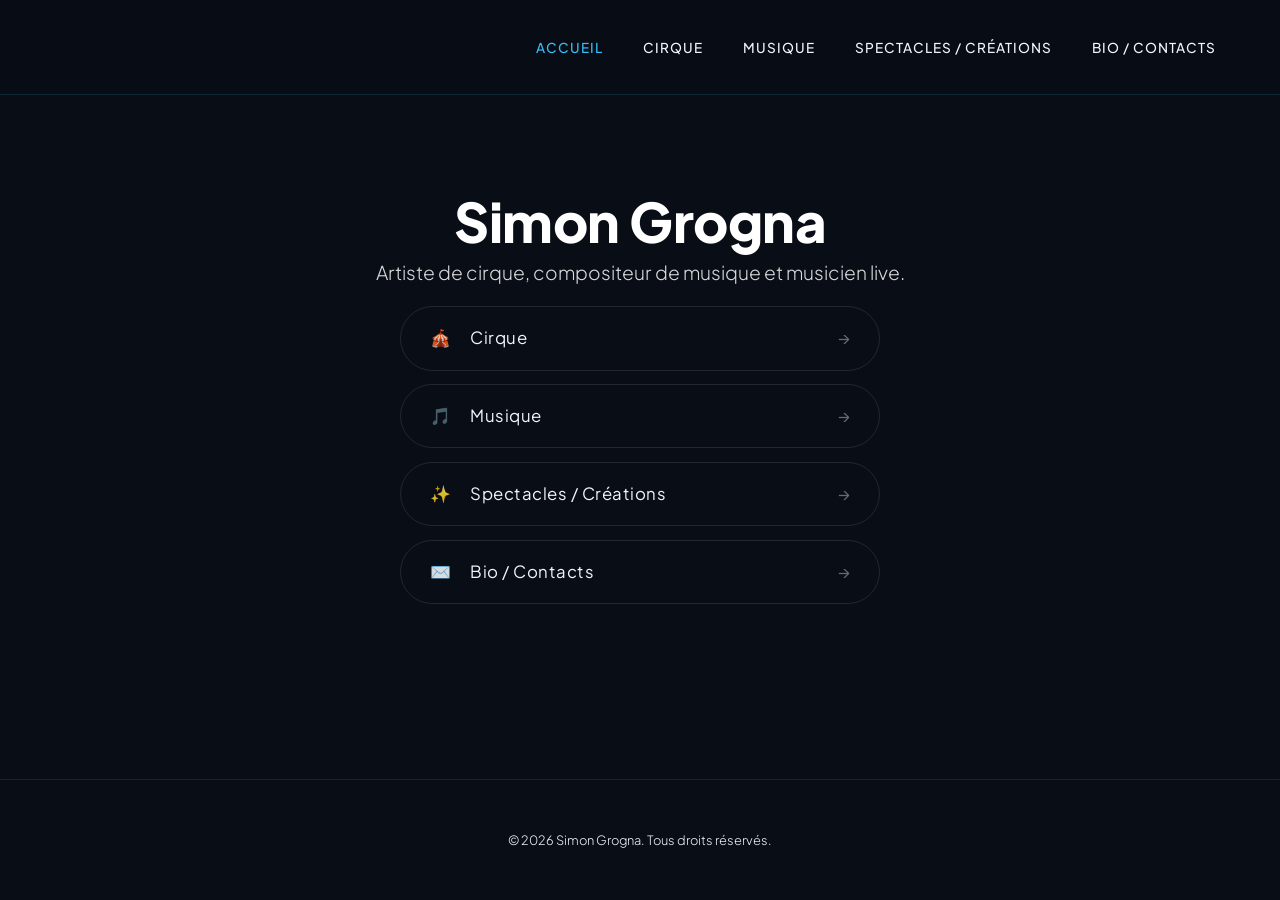
<file: index.html>
<!DOCTYPE html>
<html lang="fr">
<head>
    <meta charset="UTF-8">
    <meta name="viewport" content="width=device-width, initial-scale=1.0">
    <title>Simon Grogna — Artiste de Cirque & Compositeur</title>
    <link rel="stylesheet" href="style.css">
    <link rel="preconnect" href="https://fonts.googleapis.com">
    <link rel="preconnect" href="https://fonts.gstatic.com" crossorigin>
    <link href="https://fonts.googleapis.com/css2?family=Plus+Jakarta+Sans:ital,wght@0,300;0,400;0,500;0,600;0,800;1,300&display=swap" rel="stylesheet">
    <style>
        /* Animation globale de fondu doux (le voyage) */
        body {
            transition: opacity 0.35s ease;
            opacity: 1;
        }

        body.is-transitioning {
            opacity: 0;
        }

        /* Remontée globale de tout le contenu textuel vers le haut */
        .content-container {
            padding-top: 1rem !important;
        }

        .hero-centered {
            margin-top: -3rem !important;
        }

        /* Nom en blanc pur (zéro reflet bleu), grand et percutant */
        .hero-centered h1 {
            color: #ffffff !important;
            font-size: 3.4rem !important;
            font-weight: 800 !important;
            letter-spacing: -0.5px;
            margin-bottom: 0.4rem !important;
        }

        /* Phrase en dessous lisible et bien ajustée */
        .hero-centered .subtitle {
            font-size: 1.2rem !important;
            color: rgba(255, 255, 255, 0.85) !important;
            max-width: 600px;
            margin-left: auto;
            margin-right: auto;
            margin-bottom: 1.2rem !important; /* Espace réduit sur ordinateur entre la phrase et les boutons */
            line-height: 1.5;
        }

        /* Conteneur des boutons */
        .home-minimal-container {
            display: flex;
            flex-direction: column;
            gap: 0.85rem;
            width: 100%;
            max-width: 480px;
            margin-left: auto;
            margin-right: auto;
        }

        /* Style sobre, fin et élégant */
        .home-minimal-link {
            background: transparent;
            border: 1px solid rgba(255, 255, 255, 0.1);
            border-radius: 40px;
            padding: 0.95rem 1.8rem;
            text-decoration: none;
            display: flex;
            align-items: center;
            justify-content: space-between;
            transition: all 0.3s ease;
        }

        .home-minimal-link:hover {
            border-color: #ffffff;
            background: rgba(255, 255, 255, 0.02);
            transform: translateY(-2px);
        }

        .link-left {
            display: flex;
            align-items: center;
            gap: 1.2rem;
        }

        .link-emoji {
            font-size: 1.25rem;
            opacity: 0.85;
            transition: transform 0.3s ease;
        }

        .home-minimal-link:hover .link-emoji {
            transform: scale(1.15);
            opacity: 1;
        }

        .home-minimal-link span {
            font-size: 1.05rem; 
            font-weight: 400;
            color: var(--text-muted);
            letter-spacing: 0.5px;
            transition: color 0.3s ease;
        }

        .home-minimal-link:hover span {
            color: #ffffff;
        }

        .link-arrow {
            font-size: 1rem;
            color: var(--text-muted);
            opacity: 0.4;
            transition: all 0.3s ease;
        }

        .home-minimal-link:hover .link-arrow {
            color: #ffffff;
            opacity: 1;
            transform: translateX(4px);
        }

        /* Ajustements spécifiques pour les écrans mobiles */
        @media (max-width: 768px) {
            .content-container {
                padding-top: 0.2rem !important;
                padding-bottom: 0.5rem !important;
                display: flex;
                align-items: flex-start !important;
            }
            .hero-centered {
                margin-top: -2.5rem !important;
            }
            .hero-centered h1 {
                font-size: 2.5rem !important;
                margin-bottom: 0.3rem !important;
            }
            .hero-centered .subtitle {
                font-size: 1.05rem !important;
                margin-bottom: 1rem !important;
                line-height: 1.4;
            }
            .home-minimal-container {
                margin-top: 0.4rem !important;
                gap: 0.75rem;
                max-width: 350px;
            }
            .home-minimal-link {
                padding: 0.9rem 1.5rem;
            }
        }
    </style>
</head>
<body>
    <canvas id="bg-canvas"></canvas>
    <header class="navbar">
        <div class="logo"></div>
        <button class="menu-toggle" aria-label="Menu">
            <span></span>
            <span></span>
            <span></span>
        </button>
        <nav>
            <ul class="nav-links">
                <li><a href="index.html" class="nav-btn active">Accueil</a></li>
                <li><a href="cirque.html" class="nav-btn">Cirque</a></li>
                <li><a href="musique.html" class="nav-btn">Musique</a></li>
                <li><a href="spectacles.html" class="nav-btn">Spectacles / Créations</a></li>
                <li><a href="bio-contact.html" class="nav-btn">Bio / Contacts</a></li>
            </ul>
        </nav>
    </header>
    <main class="content-container">
        <section class="hero-centered">
            <h1>Simon Grogna</h1>
            <p class="subtitle">Artiste de cirque, compositeur de musique et musicien live.</p>
            
            <!-- Navigation -->
            <div class="home-minimal-container">
                <a href="cirque.html" class="home-minimal-link voyage-link">
                    <div class="link-left">
                        <span class="link-emoji">🎪</span>
                        <span>Cirque</span>
                    </div>
                    <span class="link-arrow">→</span>
                </a>

                <a href="musique.html" class="home-minimal-link voyage-link">
                    <div class="link-left">
                        <span class="link-emoji">🎵</span>
                        <span>Musique</span>
                    </div>
                    <span class="link-arrow">→</span>
                </a>

                <a href="spectacles.html" class="home-minimal-link voyage-link">
                    <div class="link-left">
                        <span class="link-emoji">✨</span>
                        <span>Spectacles / Créations</span>
                    </div>
                    <span class="link-arrow">→</span>
                </a>

                <a href="bio-contact.html" class="home-minimal-link voyage-link">
                    <div class="link-left">
                        <span class="link-emoji">✉️</span>
                        <span>Bio / Contacts</span>
                    </div>
                    <span class="link-arrow">→</span>
                </a>
            </div>
        </section>
    </main>

    <footer>
        <div class="footer-content" style="justify-content: center;">
            <p class="copyright">© 2026 Simon Grogna. Tous droits réservés.</p>
        </div>
    </footer>

    <script src="script.js"></script>
    <script>
        /* Voyage fluide et conservation de l'historique */
        document.querySelectorAll('.voyage-link').forEach(link => {
            link.addEventListener('click', function(e) {
                if (e.metaKey || e.ctrlKey || e.shiftKey || e.altKey) return;

                e.preventDefault();
                const targetUrl = this.getAttribute('href');

                document.body.classList.add('is-transitioning');

                setTimeout(() => {
                    window.location.href = targetUrl;
                }, 320);
            });
        });
    </script>
</body>
</html>
</file>
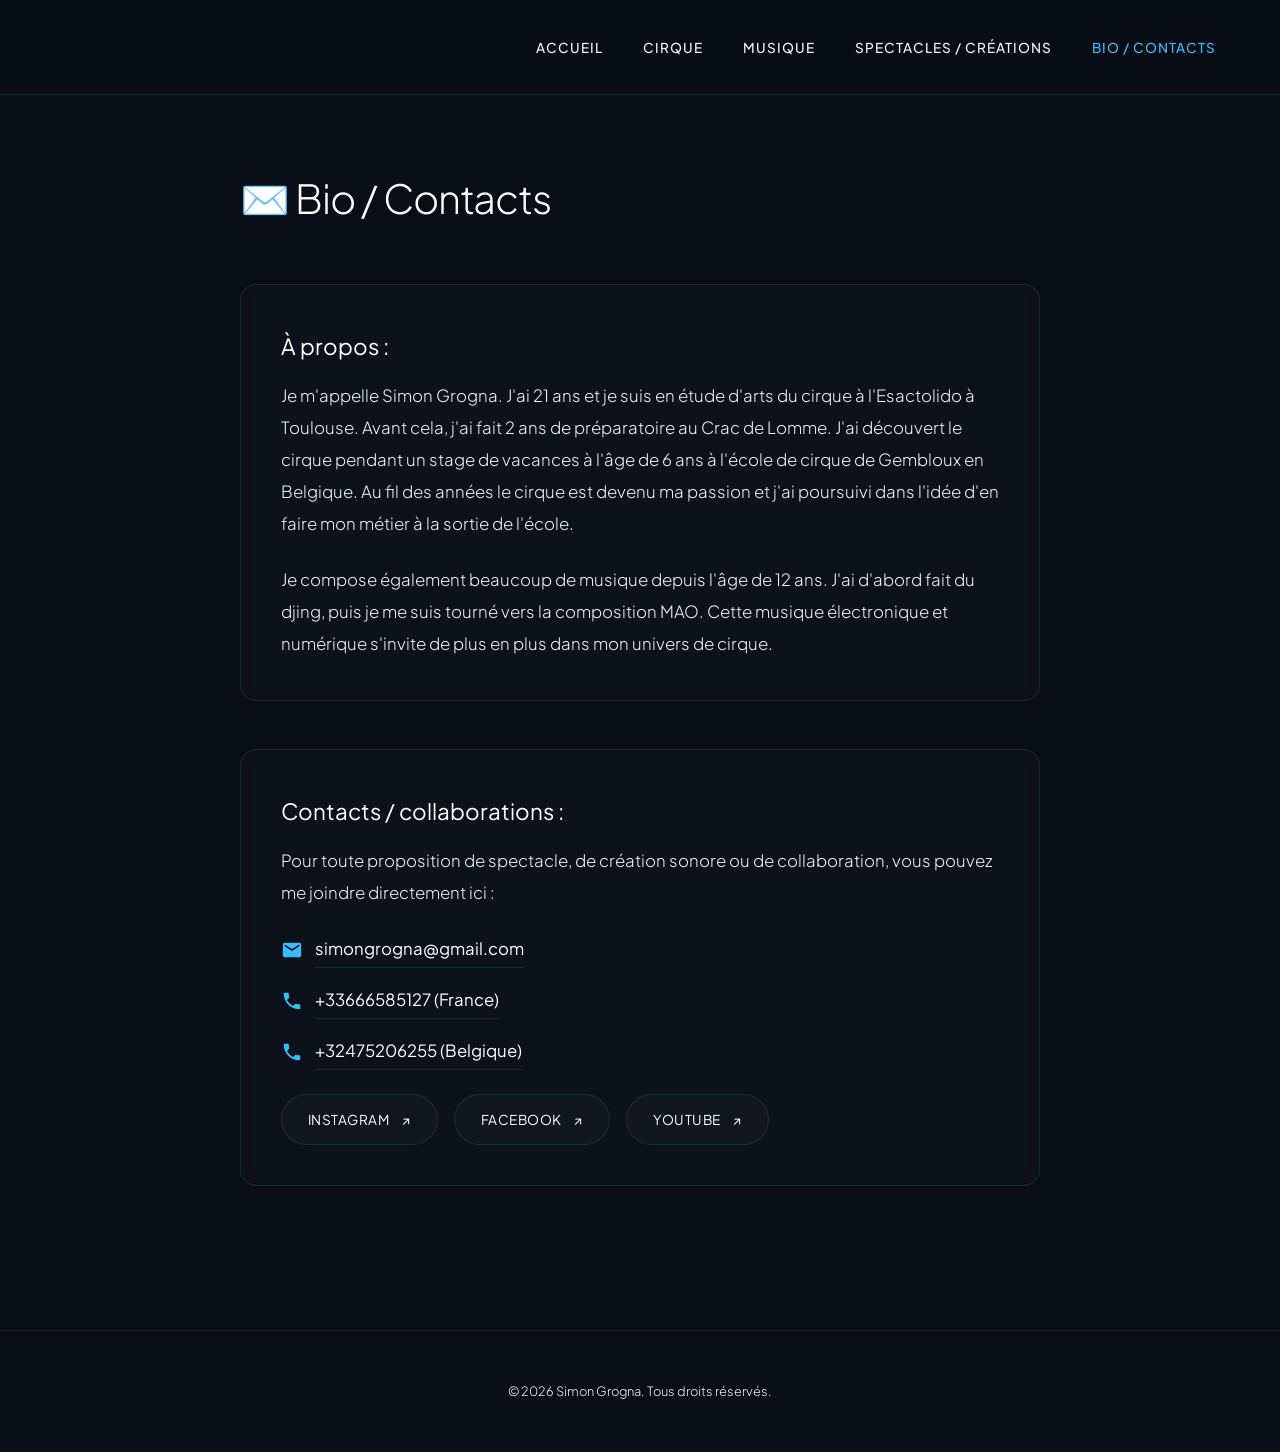
<file: bio-contact.html>
<!DOCTYPE html>
<html lang="fr">
<head>
    <meta charset="UTF-8">
    <meta name="viewport" content="width=device-width, initial-scale=1.0">
    <title>Bio / Contacts — Simon Grogna</title>
    <link rel="stylesheet" href="style.css">
    <link rel="preconnect" href="https://fonts.googleapis.com">
    <link rel="preconnect" href="https://fonts.gstatic.com" crossorigin>
    <link href="https://fonts.googleapis.com/css2?family=Plus+Jakarta+Sans:ital,wght@0,300;0,400;0,600;0,800;1,300&display=swap" rel="stylesheet">
</head>
<body>
    <canvas id="bg-canvas"></canvas>
    <header class="navbar">
        <div class="logo"></div>
        <button class="menu-toggle" aria-label="Menu">
            <span></span>
            <span></span>
            <span></span>
        </button>
        <nav>
            <ul class="nav-links">
                <li><a href="index.html" class="nav-btn">Accueil</a></li>
                <li><a href="cirque.html" class="nav-btn">Cirque</a></li>
                <li><a href="musique.html" class="nav-btn">Musique</a></li>
                <li><a href="spectacles.html" class="nav-btn">Spectacles / Créations</a></li>
                <li><a href="bio-contact.html" class="nav-btn active">Bio / Contacts</a></li>
            </ul>
        </nav>
    </header>
    <main class="content-container">
        <section class="page-section">
            <div class="section-header">
                <h2>✉️ Bio / Contacts</h2>
            </div>
            <article class="project-card">
                <div class="project-content">
                    <h3 class="project-title">À propos :</h3>
                    <p class="project-description" style="margin-bottom: 1.5rem;">
                        Je m'appelle Simon Grogna. J'ai 21 ans et je suis en étude d'arts du cirque à l'Esactolido à Toulouse. Avant cela, j'ai fait 2 ans de préparatoire au Crac de Lomme. J'ai découvert le cirque pendant un stage de vacances à l'âge de 6 ans à l'école de cirque de Gembloux en Belgique.
                        Au fil des années le cirque est devenu ma passion et j'ai poursuivi dans l'idée d'en faire mon métier à la sortie de l'école.
                    </p>
                    <p class="project-description">
                        Je compose également beaucoup de musique depuis l'âge de 12 ans. J'ai d'abord fait du djing, puis je me suis tourné vers la composition MAO. 
                        Cette musique électronique et numérique s'invite de plus en plus dans mon univers de cirque. 
                    </p>
                </div>
            </article>
            <article class="project-card">
                <div class="project-content">
                    <h3 class="project-title">Contacts / collaborations :</h3>
                    <p class="project-description" style="margin-bottom: 1.5rem;">
                        Pour toute proposition de spectacle, de création sonore ou de collaboration, vous pouvez me joindre directement ici :
                    </p>
                    
                    <!-- Ligne Mail -->
                    <div style="display: flex; align-items: center; gap: 12px; margin-bottom: 1rem;">
                        <svg viewBox="0 0 24 24" width="22" height="22" fill="var(--accent-blue)" style="flex-shrink: 0;">
                            <path d="M20 4H4c-1.1 0-1.99.9-1.99 2L2 18c0 1.1.9 2 2 2h16c1.1 0 2-.9 2-2V6c0-1.1-.9-2-2-2zm0 4l-8 5-8-5V6l8 5 8-5v2z"/>
                        </svg>
                        <a href="mailto:simongrogna@gmail.com" class="contact-link" style="font-size: 1.05rem; word-break: break-all;">simongrogna@gmail.com</a>
                    </div>

                    <!-- Ligne Téléphone France -->
                    <div style="display: flex; align-items: center; gap: 12px; margin-bottom: 1rem;">
                        <svg viewBox="0 0 24 24" width="22" height="22" fill="var(--accent-blue)" style="flex-shrink: 0;">
                            <path d="M6.62 10.79c1.44 2.83 3.76 5.14 6.59 6.59l2.2-2.2c.27-.27.67-.36 1.02-.24 1.12.37 2.33.57 3.57.57.55 0 1 .45 1 1V20c0 .55-.45 1-1 1-9.39 0-17-7.61-17-17 0-.55.45-1 1-1h3.5c.55 0 1 .45 1 1 0 1.25.2 2.45.57 3.57.11.35.03.74-.25 1.02l-2.2 2.2z"/>
                        </svg>
                        <a href="tel:+33666585127" class="contact-link" style="font-size: 1.05rem;">+33666585127 (France)</a>
                    </div>

                    <!-- Ligne Téléphone Belgique -->
                    <div style="display: flex; align-items: center; gap: 12px; margin-bottom: 1.5rem;">
                        <svg viewBox="0 0 24 24" width="22" height="22" fill="var(--accent-blue)" style="flex-shrink: 0;">
                            <path d="M6.62 10.79c1.44 2.83 3.76 5.14 6.59 6.59l2.2-2.2c.27-.27.67-.36 1.02-.24 1.12.37 2.33.57 3.57.57.55 0 1 .45 1 1V20c0 .55-.45 1-1 1-9.39 0-17-7.61-17-17 0-.55.45-1 1-1h3.5c.55 0 1 .45 1 1 0 1.25.2 2.45.57 3.57.11.35.03.74-.25 1.02l-2.2 2.2z"/>
                        </svg>
                        <a href="tel:+32475206255" class="contact-link" style="font-size: 1.05rem;">+32475206255 (Belgique)</a>
                    </div>

                    <!-- Boutons Réseaux Sociaux mis en valeur -->
                    <div style="display: flex; gap: 1rem; flex-wrap: wrap;">
                        <a href="https://www.instagram.com/simon__grogna/" target="_blank" class="platform-link-btn" style="margin: 0;">
                            <span>INSTAGRAM</span>
                            <span>↗</span>
                        </a>
                        <a href="https://www.facebook.com/profile.php?id=100074760664441" target="_blank" class="platform-link-btn" style="margin: 0;">
                            <span>FACEBOOK</span>
                            <span>↗</span>
                        </a>
                        <a href="https://www.youtube.com/@SimonGrogna" target="_blank" class="platform-link-btn" style="margin: 0;">
                            <span>YOUTUBE</span>
                            <span>↗</span>
                        </a>
                    </div>

                </div>
            </article>
        </section>
    </main>
    <footer>
        <div class="footer-content" style="justify-content: center;">
            <p class="copyright">© 2026 Simon Grogna. Tous droits réservés.</p>
        </div>
    </footer>
    <script src="script.js"></script>
</body>
</html>
</file>
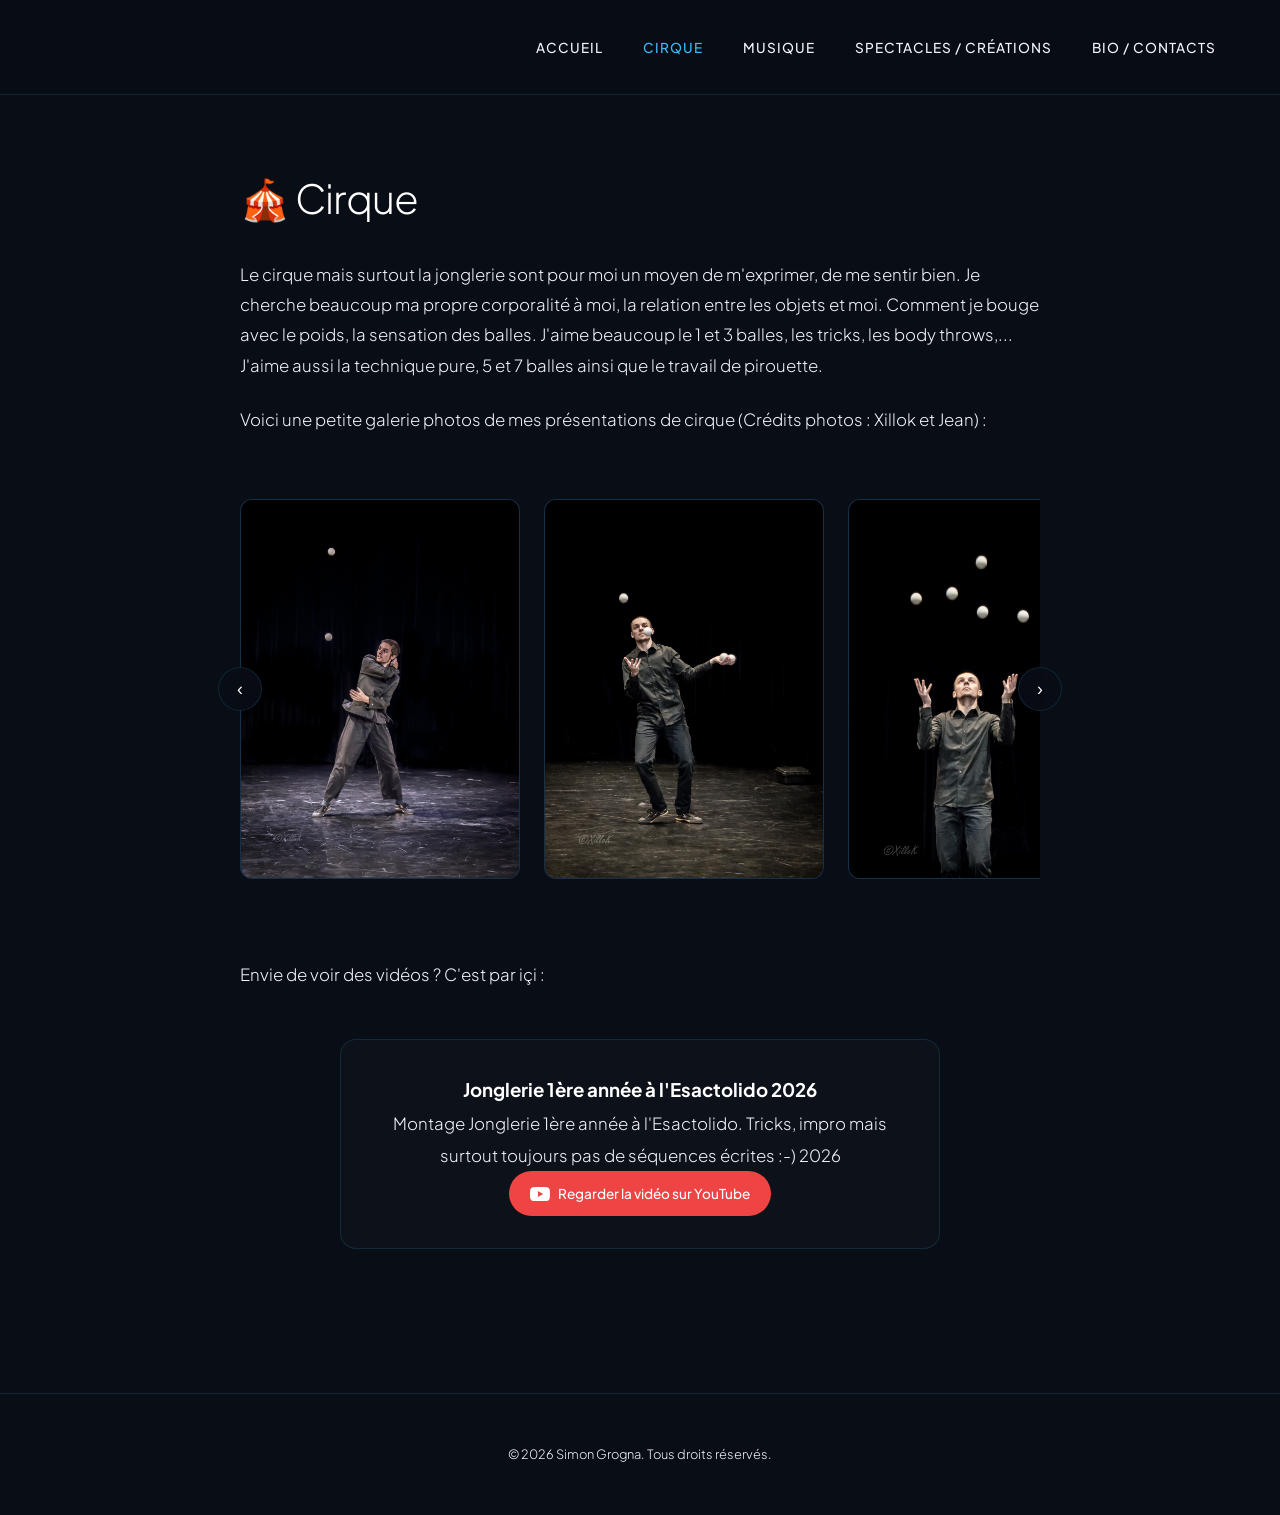
<file: cirque.html>
<!DOCTYPE html>
<html lang="fr">
<head>
    <meta charset="UTF-8">
    <meta name="viewport" content="width=device-width, initial-scale=1.0">
    <title>Cirque — Simon Grogna</title>
    <link rel="stylesheet" href="style.css">
    <link rel="preconnect" href="https://fonts.googleapis.com">
    <link rel="preconnect" href="https://fonts.gstatic.com" crossorigin>
    <link href="https://fonts.googleapis.com/css2?family=Plus+Jakarta+Sans:ital,wght@0,300;0,400;0,600;0,800;1,300&display=swap" rel="stylesheet">
</head>
<body>
    <canvas id="bg-canvas"></canvas>
    
    <header class="navbar">
        <div class="logo"></div>
        <button class="menu-toggle" id="mobile-menu-btn" aria-label="Menu">
            <span></span>
            <span></span>
            <span></span>
        </button>
        <nav>
            <ul class="nav-links">
                <li><a href="index.html" class="nav-btn">Accueil</a></li>
                <li><a href="cirque.html" class="nav-btn active">Cirque</a></li>
                <li><a href="musique.html" class="nav-btn">Musique</a></li>
                <li><a href="spectacles.html" class="nav-btn">Spectacles / Créations</a></li>
                <li><a href="bio-contact.html" class="nav-btn">Bio / Contacts</a></li>
            </ul>
        </nav>
    </header>

    <main class="content-container">
        <section class="page-section">
            <div class="section-header">
                <h2>🎪 Cirque</h2>
                <p class="project-description" style="margin-top: 1.5rem; line-height: 1.8;">
                    Le cirque mais surtout la jonglerie sont pour moi un moyen de m'exprimer, de me sentir bien. 
                    Je cherche beaucoup ma propre corporalité à moi, la relation entre les objets et moi.
                    Comment je bouge avec le poids, la sensation des balles. J'aime beaucoup le 1 et 3 balles,
                    les tricks, les body throws,... J'aime aussi la technique pure, 5 et 7 balles ainsi que le travail de pirouette.
                </p>
                <p class="project-description" style="margin-top: 1.5rem; line-height: 1.8;">
                    Voici une petite galerie photos de mes présentations de cirque (Crédits photos : Xillok et Jean) :
                </p>
            </div>
            <!-- Galerie photo avec flèches latérales -->
            <div class="photo-gallery-wrapper">
                <button class="gallery-arrow gallery-prev" id="gallery-prev-btn">‹</button>
                <div class="photo-scroll-container">
                    <div class="gallery-item"><img src="images/essailisei_1.jpg" alt="Cirque 1"></div>
                    <div class="gallery-item"><img src="images/essaitech_1.jpg" alt="Cirque 2"></div>
                    <div class="gallery-item"><img src="images/essaitech_2.jpg" alt="Cirque 3"></div>
                    <div class="gallery-item"><img src="images/essaitech_3.jpg" alt="Cirque 4"></div>
                    <div class="gallery-item"><img src="images/essaiperso_2.jpg" alt="Cirque 5"></div>
                    <div class="gallery-item"><img src="images/essaiperso_3.jpg" alt="Cirque 6"></div>
                    <div class="gallery-item"><img src="images/essaiperso_4.jpg" alt="Cirque 7"></div>
                    <div class="gallery-item"><img src="images/essaiperso_1.jpg" alt="Cirque 8"></div>
                    <div class="gallery-item"><img src="images/essaipl_1.jpg" alt="Cirque 9"></div>
                    <div class="gallery-item"><img src="images/essaipl_2.jpg" alt="Cirque 10"></div>
                    <div class="gallery-item"><img src="images/essaipl_3.jpg" alt="Cirque 11"></div>
                </div> 
                <button class="gallery-arrow gallery-next" id="gallery-next-btn">›</button>
            </div>
            <p>
                Envie de voir des vidéos ? C'est par içi :
            </p>
            <!-- SECTION VIDÉO -->
            <div class="video-section">
                <h3>Jonglerie 1ère année à l'Esactolido 2026</h3>
                <p class="video-desc">Montage Jonglerie 1ère année à l'Esactolido. Tricks, impro mais surtout toujours pas de séquences écrites :-) 2026</p>
                <a href="https://www.youtube.com/watch?v=RGQ1O8P943c" target="_blank" class="youtube-btn">
                    <svg viewBox="0 0 24 24" width="20" height="20" fill="currentColor"><path d="M23.498 6.186a3.016 3.016 0 0 0-2.122-2.136C19.505 3.545 12 3.545 12 3.545s-7.505 0-9.377.505A3.017 3.017 0 0 0 .502 6.186C0 8.07 0 12 0 12s0 3.93.502 5.814a3.016 3.016 0 0 0 2.122 2.136c1.871.505 9.376.505 9.376.505s7.505 0 9.377-.505a3.015 3.015 0 0 0 2.122-2.136C24 15.93 24 12 24 12s0-3.93-.502-5.814zM9.545 15.568V8.432L15.818 12l-6.273 3.568z"/></svg>
                    Regarder la vidéo sur YouTube
                </a>
            </div>
        </section>
    </main>
    <!-- Modal Lightbox pour zoomer les images -->
    <div id="lightboxModal" class="lightbox">
        <span class="lightbox-close" id="lightboxClose">&times;</span>
        <span class="lightbox-arrow lightbox-prev" id="lightboxPrev">&#10094;</span>
        <img class="lightbox-img" id="lightboxImg" alt="Agrandissement">
        <span class="lightbox-arrow lightbox-next" id="lightboxNext">&#10095;</span>
    </div>
    <footer>
        <div class="footer-content" style="justify-content: center;">
            <p class="copyright">© 2026 Simon Grogna. Tous droits réservés.</p>
        </div>
    </footer>
    <script>
    document.addEventListener("DOMContentLoaded", () => {
        // --- 1. GESTION DU MENU MOBILE ---
        const menuToggle = document.querySelector('.menu-toggle');
        const navLinks = document.querySelector('.nav-links');

        if (menuToggle && navLinks) {
            menuToggle.addEventListener('click', (e) => {
                e.stopPropagation();
                menuToggle.classList.toggle('active');
                navLinks.classList.toggle('active');
            });

            document.addEventListener('click', (e) => {
                if (!menuToggle.contains(e.target) && !navLinks.contains(e.target)) {
                    menuToggle.classList.remove('active');
                    navLinks.classList.remove('active');
                }
            });
        }

        // --- 2. GESTION DE LA GALERIE PHOTO (DÉFILEMENT EN BOUCLE) ---
        const container = document.querySelector('.photo-scroll-container');
        const prevBtn = document.getElementById('gallery-prev-btn');
        const nextBtn = document.getElementById('gallery-next-btn');

        if (container && prevBtn && nextBtn) {
            const getScrollAmount = () => {
                const item = container.querySelector('.gallery-item');
                return item ? item.offsetWidth + 24 : 300;
            };

            nextBtn.addEventListener('click', (e) => {
                e.preventDefault();
                // Si on est tout à fait au bout, on repart au tout début en douceur
                if (container.scrollLeft + container.clientWidth >= container.scrollWidth - 10) {
                    container.scrollTo({ left: 0, behavior: 'smooth' });
                } else {
                    container.scrollBy({ left: getScrollAmount(), behavior: 'smooth' });
                }
            });

            prevBtn.addEventListener('click', (e) => {
                e.preventDefault();
                // Si on est au début, on saute directement à la fin
                if (container.scrollLeft <= 10) {
                    container.scrollTo({ left: container.scrollWidth, behavior: 'smooth' });
                } else {
                    container.scrollBy({ left: -getScrollAmount(), behavior: 'smooth' });
                }
            });
        }

        // --- 3. GESTION DE LA LIGHTBOX (ZOOM IMAGES) ---
        const galleryItems = document.querySelectorAll('.gallery-item img');
        const lightboxModal = document.getElementById('lightboxModal');
        const lightboxImg = document.getElementById('lightboxImg');
        const lightboxClose = document.getElementById('lightboxClose');
        const lightboxPrev = document.getElementById('lightboxPrev');
        const lightboxNext = document.getElementById('lightboxNext');

        let currentIndex = 0;
        const imagesSrc = Array.from(galleryItems).map(img => img.src);

        galleryItems.forEach((img, index) => {
            img.addEventListener('click', () => {
                currentIndex = index;
                lightboxImg.src = imagesSrc[currentIndex];
                lightboxModal.classList.add('active');
            });
        });

        const closeLightbox = () => {
            lightboxModal.classList.remove('active');
        };

        if (lightboxClose) lightboxClose.addEventListener('click', closeLightbox);
        
        lightboxModal.addEventListener('click', (e) => {
            if (e.target === lightboxModal) closeLightbox();
        });

        if (lightboxPrev) {
            lightboxPrev.addEventListener('click', (e) => {
                e.stopPropagation();
                currentIndex = (currentIndex - 1 + imagesSrc.length) % imagesSrc.length;
                lightboxImg.src = imagesSrc[currentIndex];
            });
        }

        if (lightboxNext) {
            lightboxNext.addEventListener('click', (e) => {
                e.stopPropagation();
                currentIndex = (currentIndex + 1) % imagesSrc.length;
                lightboxImg.src = imagesSrc[currentIndex];
            });
        }
    });
    </script>
</body>
</html>
</file>
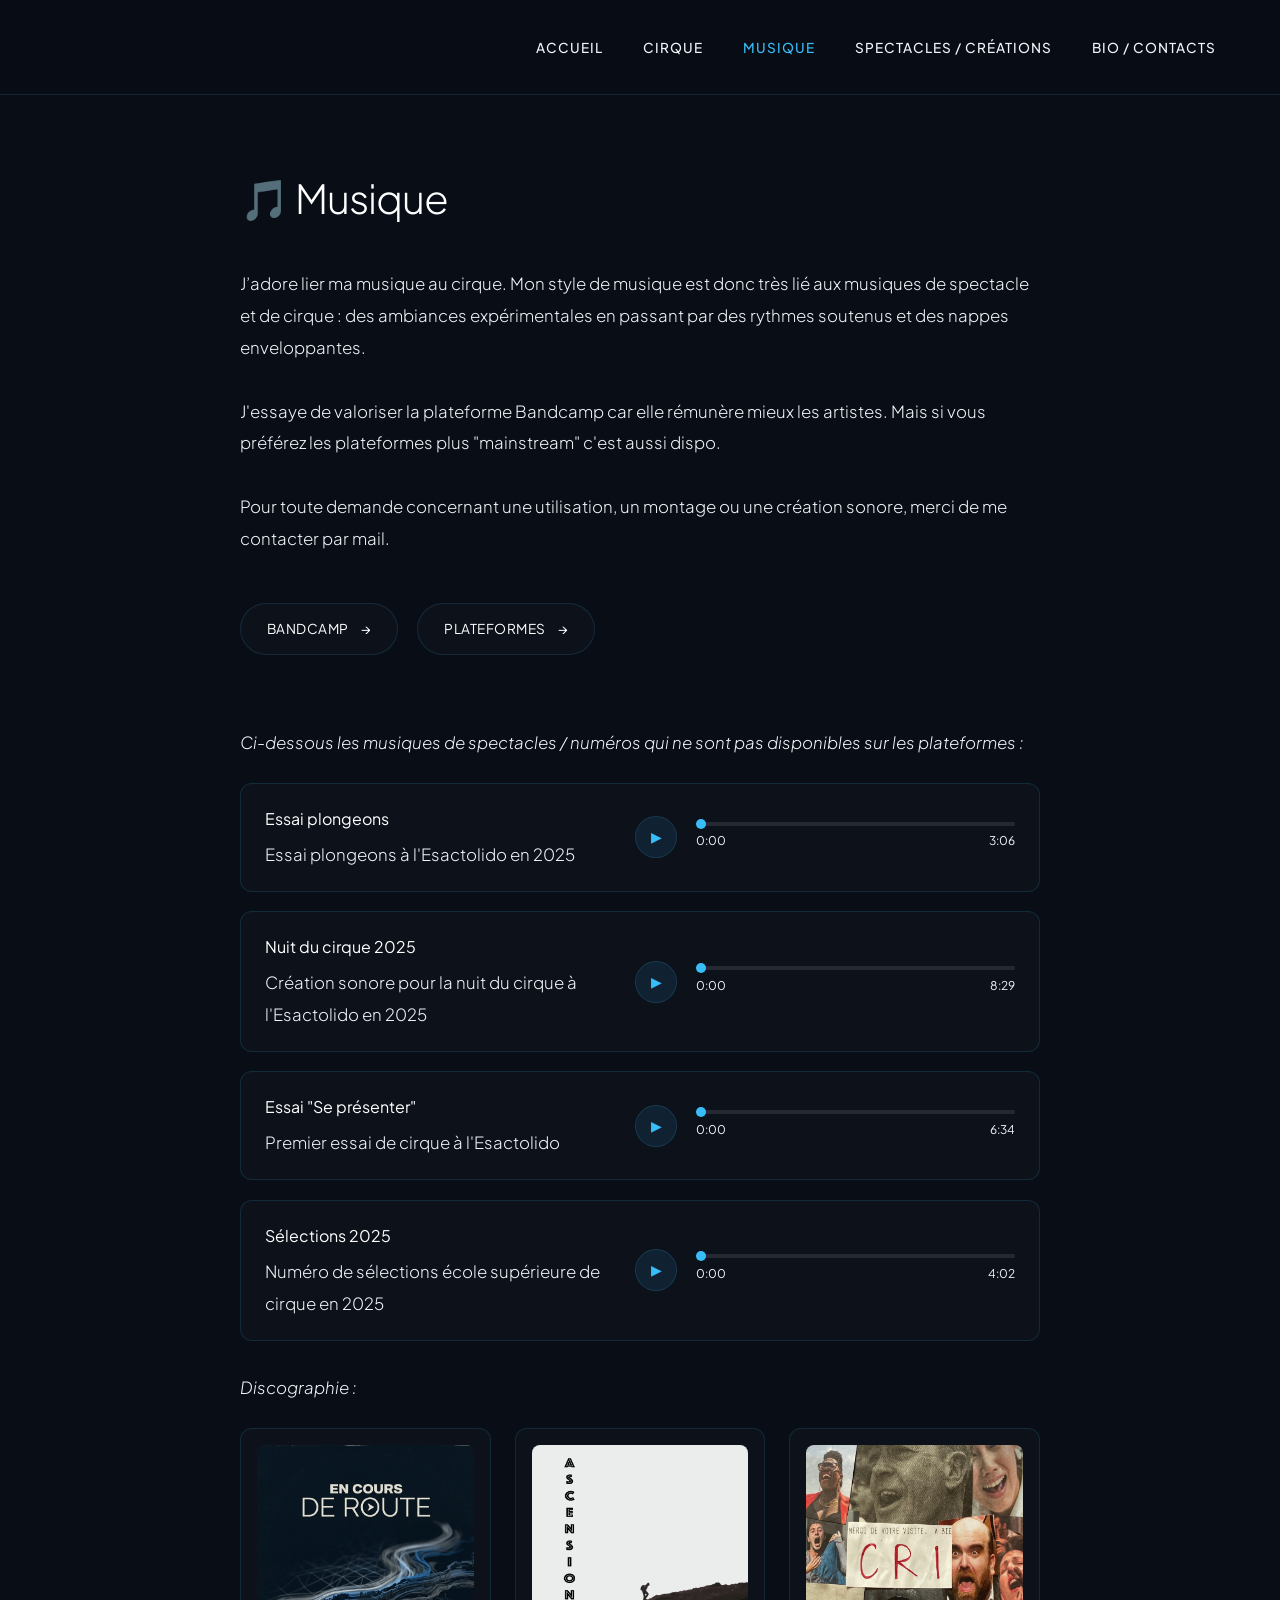
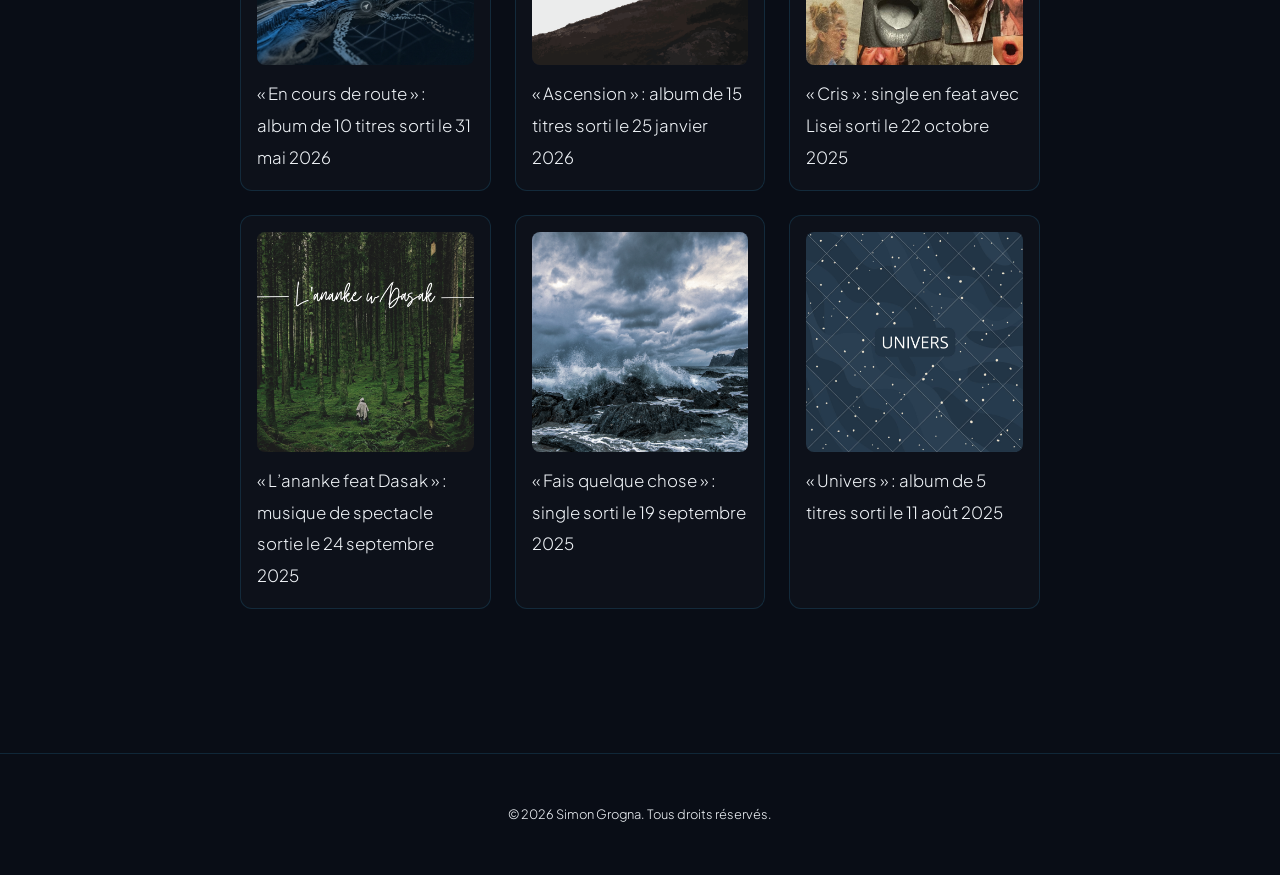
<file: musique.html>
<!DOCTYPE html>
<html lang="fr">
<head>
    <meta charset="UTF-8">
    <meta name="viewport" content="width=device-width, initial-scale=1.0">
    <title>Musique — Simon Grogna</title>
    <link rel="stylesheet" href="style.css">
    <link rel="preconnect" href="https://fonts.googleapis.com">
    <link rel="preconnect" href="https://fonts.gstatic.com" crossorigin>
    <link href="https://fonts.googleapis.com/css2?family=Plus+Jakarta+Sans:ital,wght@0,300;0,400;0,600;0,800;1,300&display=swap" rel="stylesheet">
</head>
<body>
    <canvas id="bg-canvas"></canvas>
    
    <header class="navbar">
        <div class="logo"></div>
        <!-- Bouton Hamburger mobile -->
        <button class="menu-toggle" aria-label="Menu">
            <span></span>
            <span></span>
            <span></span>
        </button>
        <nav>
            <ul class="nav-links">
                <li><a href="index.html" class="nav-btn">Accueil</a></li>
                <li><a href="cirque.html" class="nav-btn">Cirque</a></li>
                <li><a href="musique.html" class="nav-btn active">Musique</a></li>
                <li><a href="spectacles.html" class="nav-btn">Spectacles / Créations</a></li>
                <li><a href="bio-contact.html" class="nav-btn">Bio / Contacts</a></li>
            </ul>
        </nav>
    </header>
    <main class="content-container">
        <section class="page-section">
            <div class="section-header">
                <h2>🎵 Musique</h2>
                <p><br>J’adore lier ma musique au cirque. Mon style de musique est donc très lié aux musiques de spectacle et de cirque : des ambiances expérimentales en passant par des rythmes soutenus et des nappes enveloppantes.
                    <br><br>J'essaye de valoriser la plateforme Bandcamp car elle rémunère mieux les artistes. Mais si vous préférez les plateformes plus "mainstream" c'est aussi dispo.
                    <br><br>Pour toute demande concernant une utilisation, un montage ou une création sonore, merci de me contacter par mail.         
                </p>
            </div>
            <!-- Boutons Plateformes en haut -->
            <div class="platform-btn-container">
                <a href="https://simongrogna.bandcamp.com/" target="_blank" class="platform-link-btn">
                    <span>BANDCAMP</span>
                    <span class="arrow">→</span>
                </a>
                <a href="https://linktr.ee/SimonGrogna?utm_source=linktree_profile_share&ltsid=7c147a66-8734-4b82-9c51-142713539aaf" target="_blank" class="platform-link-btn">
                    <span>PLATEFORMES</span>
                    <span class="arrow">→</span>
                </a>
            </div>

            <div class="music-hero-video-section">
                <!-- Section Musiques non disponibles sur les plateformes -->
                <div class="exclusive-audio-section">
                    <p class="section-subtitle"><i>Ci-dessous les musiques de spectacles / numéros qui ne sont pas disponibles sur les plateformes :</i></p>
                    <div class="audio-list">
                        
                        <!-- Piste 1 -->
                        <div class="audio-item">
                            <div class="audio-info">
                                <span class="audio-title">Essai plongeons</span>
                                <span class="audio-meta">Essai plongeons à l'Esactolido en 2025</span>
                            </div>
                            <div class="custom-audio-player">
                                <button class="play-btn" aria-label="Lecture">▶</button>
                                <div class="progress-container">
                                    <input type="range" class="seek-slider" value="0" min="0" max="100" step="0.1">
                                    <div class="time-info">
                                        <span class="current-time">0:00</span>
                                        <span class="duration">0:00</span>
                                    </div>
                                </div>
                                <audio preload="metadata">
                                    <source src="audio/numéros créations sonores/essaipl.wav" type="audio/wav">
                                </audio>
                            </div>
                        </div>

                        <!-- Piste 2 -->
                        <div class="audio-item">
                            <div class="audio-info">
                                <span class="audio-title">Nuit du cirque 2025</span>
                                <span class="audio-meta">Création sonore pour la nuit du cirque à l'Esactolido en 2025</span>
                            </div>
                            <div class="custom-audio-player">
                                <button class="play-btn" aria-label="Lecture">▶</button>
                                <div class="progress-container">
                                    <input type="range" class="seek-slider" value="0" min="0" max="100" step="0.1">
                                    <div class="time-info">
                                        <span class="current-time">0:00</span>
                                        <span class="duration">0:00</span>
                                    </div>
                                </div>
                                <audio preload="metadata">
                                    <source src="audio/numéros créations sonores/nuitcirque2025.mp3" type="audio/mpeg">
                                </audio>
                            </div>
                        </div>

                        <!-- Piste 3 -->
                        <div class="audio-item">
                            <div class="audio-info">
                                <span class="audio-title">Essai "Se présenter"</span>
                                <span class="audio-meta">Premier essai de cirque à l'Esactolido</span>
                            </div>
                            <div class="custom-audio-player">
                                <button class="play-btn" aria-label="Lecture">▶</button>
                                <div class="progress-container">
                                    <input type="range" class="seek-slider" value="0" min="0" max="100" step="0.1">
                                    <div class="time-info">
                                        <span class="current-time">0:00</span>
                                        <span class="duration">0:00</span>
                                    </div>
                                </div>
                                <audio preload="metadata">
                                    <source src="audio/numéros créations sonores/essaipres.mp3" type="audio/mpeg">
                                </audio>
                            </div>
                        </div>

                        <!-- Piste 4 -->
                        <div class="audio-item">
                            <div class="audio-info">
                                <span class="audio-title">Sélections 2025</span>
                                <span class="audio-meta">Numéro de sélections école supérieure de cirque en 2025</span>
                            </div>
                            <div class="custom-audio-player">
                                <button class="play-btn" aria-label="Lecture">▶</button>
                                <div class="progress-container">
                                    <input type="range" class="seek-slider" value="0" min="0" max="100" step="0.1">
                                    <div class="time-info">
                                        <span class="current-time">0:00</span>
                                        <span class="duration">0:00</span>
                                    </div>
                                </div>
                                <audio preload="metadata">
                                    <source src="audio/numéros créations sonores/selec2025.mp3" type="audio/mpeg">
                                </audio>
                            </div>
                        </div>

                    </div>
                </div>
            </div>

            <p><br><i>Discographie :</i></p>
            
            <!-- Grille d'albums / sorties musicales (Ordre inversé : du plus récent au plus ancien) -->
            <div class="music-grid">

                <div class="music-item">
                    <div class="music-img-wrap gallery-item">
                        <img src="images/cover sons/Cover En cours de route.png" alt="En cours de route">
                    </div>
                    <p class="music-caption">« En cours de route » : album de 10 titres sorti le 31 mai 2026</p>
                </div>

                <div class="music-item">
                    <div class="music-img-wrap gallery-item">
                        <img src="images/cover sons/Cover project Album 2 -Ascension-.png" alt="Ascension">
                    </div>
                    <p class="music-caption">« Ascension » : album de 15 titres sorti le 25 janvier 2026</p>
                </div>

                <div class="music-item">
                    <div class="music-img-wrap gallery-item">
                        <img src="images/cover sons/Cris feat Liséi.jpeg" alt="Cris">
                    </div>
                    <p class="music-caption">« Cris » : single en feat avec Lisei sorti le 22 octobre 2025</p>
                </div>

                <div class="music-item">
                    <div class="music-img-wrap gallery-item">
                        <img src="images/cover sons/L'ANANKE.png" alt="L'ananke">
                    </div>
                    <p class="music-caption">« L’ananke feat Dasak » : musique de spectacle sortie le 24 septembre 2025</p>
                </div>

                <div class="music-item">
                    <div class="music-img-wrap gallery-item">
                        <img src="images/cover sons/Fais quelque chose.png" alt="Fais quelque chose">
                    </div>
                    <p class="music-caption">« Fais quelque chose » : single sorti le 19 septembre 2025</p>
                </div>

                <div class="music-item">
                    <div class="music-img-wrap gallery-item">
                        <img src="images/cover sons/UNIVERS.jpg" alt="Univers">
                    </div>
                    <p class="music-caption">« Univers » : album de 5 titres sorti le 11 août 2025</p>
                </div>

            </div>
        </section>
    </main>

    <!-- Modal Lightbox pour zoomer les images -->
    <div id="lightboxModal" class="lightbox">
        <span class="lightbox-close">&times;</span>
        <span class="lightbox-arrow lightbox-prev">&#10094;</span>
        <img class="lightbox-img" id="lightboxImg" alt="Agrandissement">
        <span class="lightbox-arrow lightbox-next">&#10095;</span>
    </div>
    <footer>
        <div class="footer-content" style="justify-content: center;">
            <p class="copyright">© 2026 Simon Grogna. Tous droits réservés.</p>
        </div>
    </footer>
    <script src="script.js"></script>
</body>
</html>
</file>
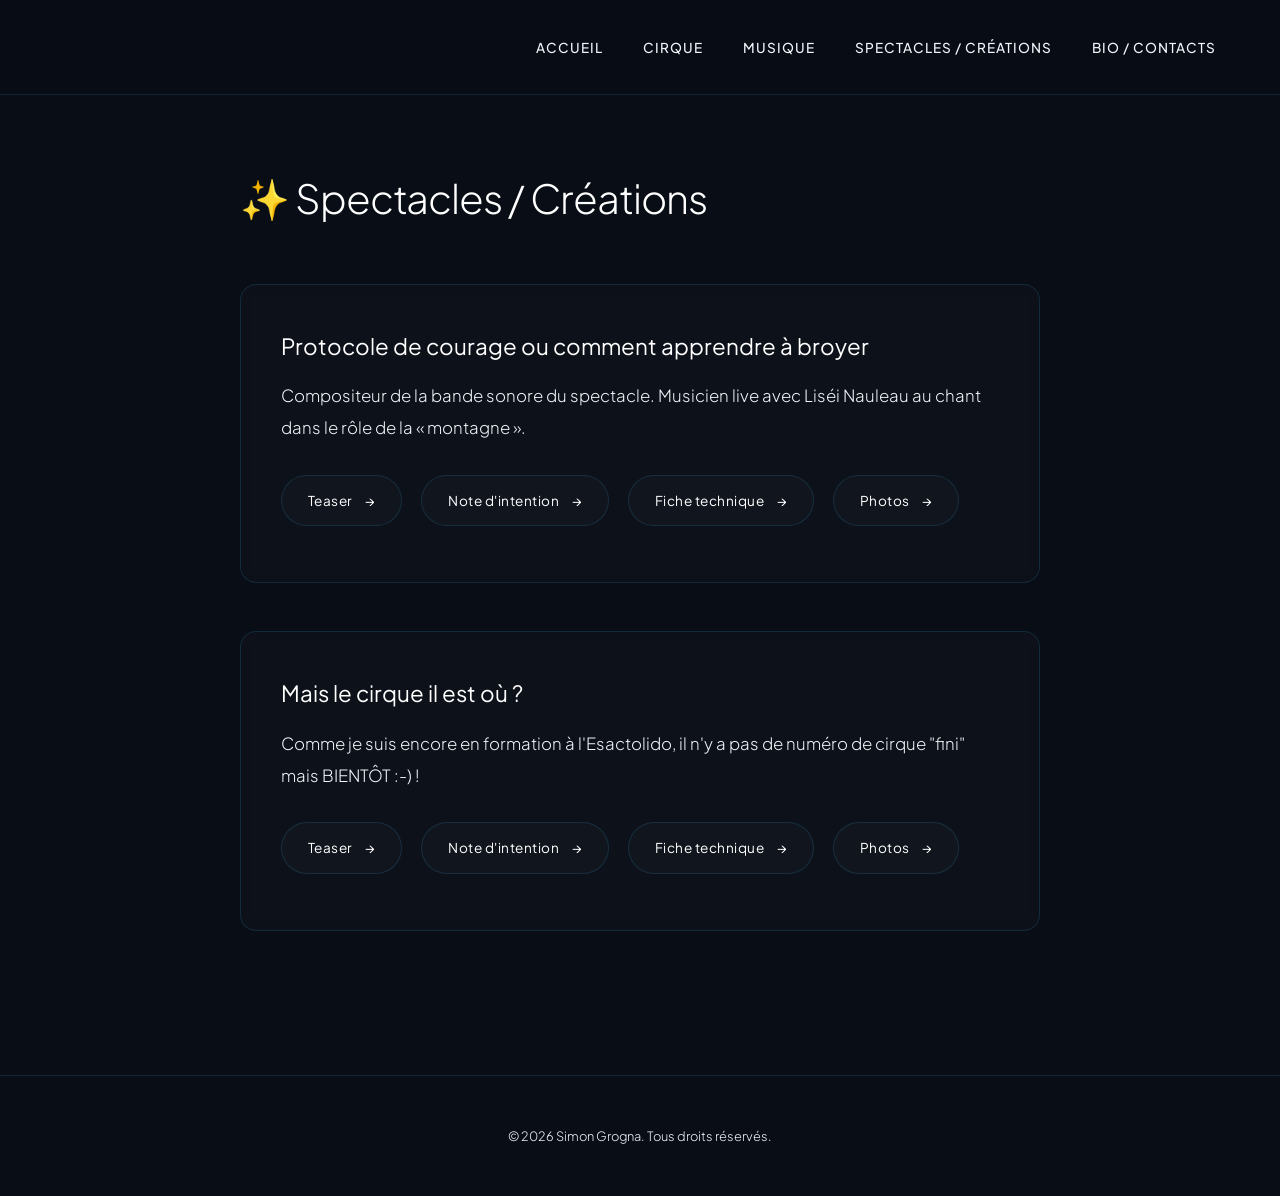
<file: spectacles.html>
<!DOCTYPE html>
<html lang="fr">
<head>
    <meta charset="UTF-8">
    <meta name="viewport" content="width=device-width, initial-scale=1.0">
    <title>Spectacles & Créations — Simon Grogna</title>
    <link rel="stylesheet" href="style.css">
    <link rel="preconnect" href="https://fonts.googleapis.com">
    <link rel="preconnect" href="https://fonts.gstatic.com" crossorigin>
    <link href="https://fonts.googleapis.com/css2?family=Plus+Jakarta+Sans:ital,wght@0,300;0,400;0,600;0,800;1,300&display=swap" rel="stylesheet">
</head>
<body>
    <canvas id="bg-canvas"></canvas>
    
    <header class="navbar">
        <div class="logo"></div>
        <!-- Bouton Hamburger mobile -->
        <button class="menu-toggle" aria-label="Menu">
            <span></span>
            <span></span>
            <span></span>
        </button>
        <nav>
            <ul class="nav-links">
                <li><a href="index.html" class="nav-btn">Accueil</a></li>
                <li><a href="cirque.html" class="nav-btn">Cirque</a></li>
                <li><a href="musique.html" class="nav-btn">Musique</a></li>
                <li><a href="spectacles.html" class="nav-btn">Spectacles / Créations</a></li>
                <li><a href="bio-contact.html" class="nav-btn">Bio / Contacts</a></li>
            </ul>
        </nav>
    </header>
    <main class="content-container">
        <section class="page-section">
            <div class="section-header">
                <h2>✨ Spectacles / Créations</h2>
            </div>
            <!-- PREMIER RECTANGLE : PROTOCOLE DE COURAGE -->
            <article class="project-card">
                <div class="project-content">
                    <h3 class="project-title">Protocole de courage ou comment apprendre à broyer</h3>
                    <p class="project-description">
                        Compositeur de la bande sonore du spectacle. Musicien live avec Liséi Nauleau au chant dans le rôle de la 
                        « montagne ».
                    </p><br>
                    <div class="project-buttons">
                        <a href="lien-vers-teaser.mp4" target="_blank" class="platform-link-btn">
                            <span>Teaser</span>
                            <span class="arrow">→</span>
                        </a>
                        <a href="documents/note-intention.pdf" target="_blank" class="platform-link-btn">
                            <span>Note d'intention</span>
                            <span class="arrow">→</span>
                        </a>
                        <a href="documents/fiche-technique.pdf" target="_blank" class="platform-link-btn">
                            <span>Fiche technique</span>
                            <span class="arrow">→</span>
                        </a>
                        <a href="images/ptclcreuse.jpg" class="platform-link-btn spectacle-gallery-btn" data-images='["images/ptclcreuse.jpg", "images/ptlcreuse_2.jpg", "images/ptlcreuse_3.jpg", "images/ptclcreuse_4.jpg"]'>
                            <span>Photos</span>
                            <span class="arrow">→</span>
                        </a>
                    </div>
                </div>
            </article>
            <!-- DEUXIÈME RECTANGLE : MAIS LE CIRQUE IL EST OÙ ? -->
            <article class="project-card">
                <div class="project-content">
                    <h3 class="project-title">Mais le cirque il est où ?</h3>
                    <p class="project-description">
                        Comme je suis encore en formation à l'Esactolido, il n'y a pas de numéro de cirque "fini" mais BIENTÔT :-) !
                    </p><br>
                    <div class="project-buttons">
                        <a href="lien-vers-teaser.mp4" target="_blank" class="platform-link-btn">
                            <span>Teaser</span>
                            <span class="arrow">→</span>
                        </a>
                        <a href="documents/note-intention.pdf" target="_blank" class="platform-link-btn">
                            <span>Note d'intention</span>
                            <span class="arrow">→</span>
                        </a>
                        <a href="documents/fiche-technique.pdf" target="_blank" class="platform-link-btn">
                            <span>Fiche technique</span>
                            <span class="arrow">→</span>
                        </a>
                        <a href="INSERER IMAGE 1" class="platform-link-btn spectacle-gallery-btn" data-images='["images/images2", "images/autreimages",]'>
                            <span>Photos</span>
                            <span class="arrow">→</span>
                        </a>
                    </div>
                </div>
            </article>
        </section>
    </main>
    <footer>
        <div class="footer-content" style="justify-content: center;">
            <p class="copyright">© 2026 Simon Grogna. Tous droits réservés.</p>
        </div>
    </footer>
    <!-- LA FENÊTRE MODALE (LIGHTBOX) UNIQUE -->
    <div id="imageLightbox" class="lightbox-modal">
        <span class="lightbox-close">&times;</span>
        <button class="lightbox-nav lightbox-prev">&#10094;</button>
        <img class="lightbox-content" id="lightboxImg" alt="Agrandissement">
        <button class="lightbox-nav lightbox-next">&#10095;</button>
        <div id="lightboxCounter" class="lightbox-counter">1 / 2</div>
    </div>
    <script src="script.js"></script>
</body>
</html>
</file>
<file: style.css>
/* ==========================================================================
   1. VARIABLES & CONFIGURATION (BLEU NUIT ARTISTIQUE & FORMES DOUCES)
   ========================================================================== */
:root {
    --bg-base: #090d16;             /* Un bleu nuit/encre très profond et chaleureux */
    --surface-card: rgba(255, 255, 255, 0.02); /* Transparence très douce pour les blocs */
    --text-main: #FFFFFF;           /* Texte principal et titres en BLANC pur */
    --text-muted: #F1F5F9;          /* Texte descriptif en blanc cassé très lumineux */
    --accent-blue: #38BDF8;         /* Un bleu cyan/céleste lumineux et artistique */
    --border-subtle: rgba(56, 189, 248, 0.15); /* Fines lignes bleutées délicates */
    --font-family: 'Plus Jakarta Sans', -apple-system, BlinkMacSystemFont, sans-serif;
}

* {
    margin: 0;
    padding: 0;
    box-sizing: border-box;
}

html {
    scroll-behavior: smooth;
}

body {
    background-color: var(--bg-base);
    color: var(--text-main);
    font-family: var(--font-family);
    line-height: 1.9;
    overflow-x: hidden;
    min-height: 100vh;
    display: flex;
    flex-direction: column;
    -webkit-font-smoothing: antialiased;
    position: relative;
}

/* Suppression des canvas/bulles */
#bg-canvas, body::before {
    display: none !important;
}

.navbar, .content-container, footer, .lightbox, .lightbox-modal {
    position: relative;
    z-index: 10;
}

/* ==========================================================================
   2. NAVIGATION LÉGÈRE
   ========================================================================== */
.navbar {
    position: fixed;
    top: 0;
    width: 100%;
    display: flex;
    justify-content: space-between;
    align-items: center;
    padding: 2rem 4rem;
    background: rgba(9, 13, 22, 0.85);
    backdrop-filter: blur(12px);
    -webkit-backdrop-filter: blur(12px);
    z-index: 100;
    border-bottom: 1px solid var(--border-subtle);
}

.brand-group {
    display: flex;
    align-items: center;
    gap: 1rem;
}

.nav-links {
    display: flex;
    list-style: none;
    gap: 2.5rem;
}

.nav-btn {
    text-decoration: none;
    color: var(--text-muted);
    font-size: 0.85rem;
    font-weight: 500;
    letter-spacing: 1px;
    text-transform: uppercase;
    transition: color 0.3s ease;
}

.nav-btn:hover, 
.nav-btn.active {
    color: var(--accent-blue);
}

/* ==========================================================================
   3. CONTENEUR & TITRES ARTISTIQUES
   ========================================================================== */
.content-container {
    margin-top: 160px;
    flex: 1;
    max-width: 800px;
    width: 88%;
    margin-left: auto;
    margin-right: auto;
    padding-bottom: 6rem;
}

.section-header {
    margin-bottom: 3rem;
}

.section-header h2 {
    font-size: 2.5rem;
    font-weight: 300;
    letter-spacing: -1px;
    color: var(--text-main);
}

/* ==========================================================================
   4. PAGE D'ACCUEIL (TEXTE CENTRÉ & EFFET STYLISÉ SUR LE NOM)
   ========================================================================== */
.hero, .hero-centered {
    display: flex;
    flex-direction: column;
    align-items: center;
    text-align: center;
    justify-content: center;
    padding: 4rem 0;
    width: 100%;
}

.hero h1, .hero-centered h1 {
    font-size: 3.4rem;
    font-weight: 800;
    letter-spacing: -0.5px;
    margin-bottom: 0.4rem;
    line-height: 1.1;
    text-align: center;
    color: #FFFFFF !important; /* Blanc pur forcé */
    background: none !important;
    -webkit-text-fill-color: #FFFFFF !important;
}

.subtitle, .hero-centered .subtitle {
    font-size: 1.2rem;
    color: var(--text-muted);
    max-width: 600px;
    margin-bottom: 2.5rem;
    font-weight: 300;
    margin-left: auto;
    margin-right: auto;
    text-align: center;
}

.cta-group, .hero-centered .cta-group {
    display: flex;
    gap: 1.5rem;
    justify-content: center;
    width: 100%;
}

.btn {
    padding: 0.9rem 2.2rem;
    border-radius: 50px;
    text-decoration: none;
    font-weight: 500;
    font-size: 0.9rem;
    letter-spacing: 0.5px;
    transition: all 0.3s ease;
    display: inline-flex;
    align-items: center;
    justify-content: center;
}

.btn-primary {
    background: var(--text-main);
    color: var(--bg-base);
    font-weight: 600;
    box-shadow: 0 4px 20px rgba(255, 255, 255, 0.1);
}

.btn-primary:hover {
    background: var(--accent-blue);
    color: var(--bg-base);
    transform: translateY(-2px);
}

.btn-secondary {
    background: transparent;
    color: var(--text-main);
    border: 1px solid var(--border-subtle);
}

.btn-secondary:hover {
    border-color: var(--accent-blue);
    color: var(--accent-blue);
    transform: translateY(-2px);
}

/* ==========================================================================
   5. BLOCS ÉPURÉS & TEXTES EN BLANC ÉCLATANT
   ========================================================================== */
.project-card, 
.section-header-box {
    background: var(--surface-card);
    border: 1px solid var(--border-subtle);
    border-radius: 16px;
    padding: 2.5rem;
    margin-bottom: 3rem;
    backdrop-filter: blur(6px);
    transition: all 0.4s ease;
}

.project-card:hover {
    border-color: var(--accent-blue);
    transform: translateY(-2px);
}

.project-title {
    font-size: 1.4rem;
    font-weight: 400;
    color: var(--text-main);
    margin-bottom: 0.8rem;
}

.project-description, 
p, 
.contact-line,
.music-caption,
.audio-meta,
.video-desc {
    color: var(--text-muted) !important;
    font-size: 1.05rem;
    font-weight: 300;
}

h1, h2, h3, .contact-line strong, .section-header h2, .audio-title {
    color: var(--text-main) !important;
}

.contact-link {
    color: var(--text-main);
    text-decoration: none;
    border-bottom: 1px solid var(--border-subtle);
    padding-bottom: 2px;
    transition: all 0.3s ease;
}

.contact-link:hover {
    color: var(--accent-blue);
    border-color: var(--accent-blue);
}

/* ==========================================================================
   6. GALERIE PHOTOS
   ========================================================================== */
.photo-gallery-wrapper {
    position: relative;
    display: flex;
    align-items: center;
    margin: 2rem 0 4rem 0;
}

.photo-scroll-container {
    display: flex;
    gap: 1.5rem;
    overflow-x: auto;
    scroll-behavior: smooth;
    padding: 1rem 0.5rem;
    scroll-snap-type: x mandatory;
    scroll-snap-stop: always;
    -webkit-overflow-scrolling: touch;
    scrollbar-width: none;
    -ms-overflow-style: none;
    width: 100%;
}

.photo-scroll-container::-webkit-scrollbar {
    display: none;
}

.photo-scroll-container .gallery-item {
    flex: 0 0 280px;
    height: 380px;
    border-radius: 12px;
    overflow: hidden;
    border: 1px solid var(--border-subtle);
    background: #0f172a;
    scroll-snap-align: start;
    scroll-snap-stop: always;
    transition: all 0.3s ease;
    cursor: pointer;
}

.photo-scroll-container .gallery-item:hover {
    border-color: var(--accent-blue);
    transform: translateY(-3px);
}

.photo-scroll-container .gallery-item img {
    width: 100% !important;
    height: 100% !important;
    object-fit: cover !important;
    display: block !important;
}

.gallery-arrow {
    position: absolute;
    top: 50%;
    transform: translateY(-50%);
    background: rgba(9, 13, 22, 0.9);
    color: var(--text-main);
    border: 1px solid var(--border-subtle);
    width: 44px;
    height: 44px;
    border-radius: 50%;
    font-size: 1.1rem;
    cursor: pointer;
    display: flex;
    align-items: center;
    justify-content: center;
    z-index: 20;
    transition: all 0.2s ease;
    backdrop-filter: blur(6px);
}

.gallery-arrow:hover {
    border-color: var(--accent-blue);
    background: var(--accent-blue);
    color: var(--bg-base);
}

.gallery-prev { left: -22px; }
.gallery-next { right: -22px; }

/* ==========================================================================
   7. GRILLE MUSIQUE & LECTEUR AUDIO
   ========================================================================== */
.music-grid {
    display: grid;
    grid-template-columns: repeat(auto-fill, minmax(220px, 1fr));
    gap: 1.5rem;
    margin-top: 1.5rem;
    margin-bottom: 3rem;
}

.music-item {
    display: flex;
    flex-direction: column;
    gap: 0.8rem;
    background: var(--surface-card);
    border: 1px solid var(--border-subtle);
    border-radius: 12px;
    padding: 1rem;
    transition: all 0.3s ease;
}

.music-item:hover {
    border-color: var(--accent-blue);
}

.music-img-wrap {
    width: 100% !important;
    height: 220px !important;
    overflow: hidden !important;
    border-radius: 8px;
    background: #0f172a;
    cursor: pointer;
}

.music-img-wrap img {
    width: 100% !important;
    height: 100% !important;
    object-fit: cover !important;
    display: block !important;
    transition: transform 0.4s ease;
}

.music-item:hover .music-img-wrap img {
    transform: scale(1.03);
}

/* LECTEUR AUDIO PRO */
.exclusive-audio-section {
    margin-top: 3.5rem;
}

.audio-list {
    display: flex;
    flex-direction: column;
    gap: 1.2rem;
    margin-top: 1.5rem;
}

.audio-item {
    display: flex;
    align-items: center;
    justify-content: space-between;
    gap: 1.5rem;
    padding: 1.25rem 1.5rem;
    background: var(--surface-card);
    border: 1px solid var(--border-subtle);
    border-radius: 12px;
    transition: all 0.3s ease;
}

.audio-item:hover {
    border-color: var(--accent-blue);
}

.audio-info {
    display: flex;
    flex-direction: column !important;
    gap: 0.3rem;
    flex: 1;
}

.custom-audio-player {
    display: flex;
    align-items: center;
    gap: 1.2rem;
    width: 100%;
    max-width: 380px;
}

.custom-audio-player audio {
    display: none;
}

.play-btn {
    background: rgba(56, 189, 248, 0.1);
    border: 1px solid var(--border-subtle);
    color: var(--accent-blue);
    width: 42px;
    height: 42px;
    border-radius: 50%;
    cursor: pointer;
    display: flex;
    align-items: center;
    justify-content: center;
    font-size: 0.9rem;
    flex-shrink: 0;
    transition: all 0.2s ease;
}

.play-btn:hover {
    background: var(--accent-blue);
    border-color: var(--accent-blue);
    color: var(--bg-base);
}

.progress-container {
    flex: 1;
    display: flex;
    flex-direction: column;
    justify-content: center;
    gap: 0.3rem;
}

.seek-slider {
    -webkit-appearance: none;
    appearance: none;
    width: 100%;
    height: 4px;
    background: rgba(255, 255, 255, 0.1);
    border-radius: 4px;
    outline: none;
    cursor: pointer;
}

.seek-slider::-webkit-slider-thumb {
    -webkit-appearance: none;
    appearance: none;
    width: 10px;
    height: 10px;
    border-radius: 50%;
    background: var(--accent-blue);
    cursor: pointer;
    transition: transform 0.1s ease;
}

.seek-slider::-webkit-slider-thumb:hover {
    transform: scale(1.4);
}

.time-info {
    display: flex;
    justify-content: space-between;
    font-size: 0.75rem;
    color: var(--text-muted);
}

/* ==========================================================================
   8. BOUTONS LIENS, VIDÉO & LIGHTBOX
   ========================================================================== */
.platform-btn-container {
    margin: 2rem 0 3rem 0;
}

.platform-link-btn {
    display: inline-flex !important;
    align-items: center;
    gap: 0.8rem;
    margin-right: 1rem;
    margin-bottom: 1rem;
    padding: 0.75rem 1.6rem;
    background: var(--surface-card);
    border: 1px solid var(--border-subtle);
    color: var(--text-main);
    text-decoration: none;
    font-weight: 400;
    font-size: 0.85rem;
    letter-spacing: 0.5px;
    border-radius: 50px;
    transition: all 0.3s ease;
}

.platform-link-btn:hover {
    border-color: var(--accent-blue);
    background: var(--accent-blue);
    color: var(--bg-base);
}

.video-section {
    width: 100%;
    max-width: 600px;
    margin: 3rem auto;
    padding: 2rem;
    background: var(--surface-card);
    border: 1px solid var(--border-subtle);
    border-radius: 16px;
    text-align: center;
}

/* Bouton YouTube corrigé et optimisé mobile */
.youtube-btn {
    display: inline-flex;
    align-items: center;
    justify-content: center;
    gap: 8px;
    background-color: #ef4444;
    color: #ffffff;
    padding: 0.6rem 1.3rem;
    border-radius: 50px;
    text-decoration: none;
    font-weight: 500;
    font-size: 0.85rem;
    transition: all 0.2s ease;
}

.youtube-btn:hover {
    background-color: #dc2626;
    transform: translateY(-2px);
}

.lightbox,
.lightbox-modal {
    display: none;
    position: fixed !important;
    z-index: 99999 !important;
    top: 0 !important;
    left: 0 !important;
    width: 100vw !important;
    height: 100vh !important;
    background-color: rgba(9, 13, 22, 0.96) !important;
    align-items: center !important;
    justify-content: center !important;
    backdrop-filter: blur(8px);
}

.lightbox.active,
.lightbox-modal.active {
    display: flex !important;
}

.lightbox-img,
.lightbox-content {
    max-width: 85vw !important;
    max-height: 85vh !important;
    object-fit: contain !important;
    border-radius: 12px;
    display: block !important;
    margin: auto !important;
}

.lightbox-close {
    position: absolute;
    top: 25px;
    right: 35px;
    color: var(--text-main);
    font-size: 40px;
    font-weight: 300;
    cursor: pointer;
    z-index: 100000;
    transition: color 0.2s;
}

.lightbox-close:hover {
    color: var(--accent-blue);
}

.lightbox-nav,
.lightbox-arrow {
    position: absolute;
    top: 50%;
    transform: translateY(-50%);
    background: var(--surface-card);
    color: var(--text-main);
    border: 1px solid var(--border-subtle);
    width: 50px;
    height: 50px;
    border-radius: 50%;
    font-size: 1.2rem;
    cursor: pointer;
    display: flex;
    align-items: center;
    justify-content: center;
    z-index: 100000;
    transition: all 0.2s;
}

.lightbox-nav:hover,
.lightbox-arrow:hover {
    background: var(--accent-blue);
    border-color: var(--accent-blue);
    color: var(--bg-base);
}

.lightbox-prev { left: 30px; }
.lightbox-next { right: 30px; }

.lightbox-counter {
    position: absolute;
    bottom: 25px;
    color: var(--text-muted);
    font-size: 0.9rem;
    letter-spacing: 1px;
    z-index: 100000;
}

/* ==========================================================================
   9. FOOTER & RESPONSIVE
   ========================================================================== */
footer {
    position: relative;
    z-index: 10;
    border-top: 1px solid var(--border-subtle);
    padding: 3rem 0;
    margin-top: auto;
    width: 100%;
    background: var(--bg-base);
}

.footer-content {
    max-width: 800px;
    width: 88%;
    margin: 0 auto;
    display: flex;
    justify-content: space-between;
    align-items: center;
}

.social-links {
    display: flex;
    gap: 2rem;
}

.social-links a {
    color: var(--text-muted);
    text-decoration: none;
    font-size: 0.85rem;
    transition: color 0.3s ease;
}

.social-links a:hover {
    color: var(--text-main);
}

.copyright {
    color: var(--text-muted);
    font-size: 0.8rem;
}

@media (max-width: 768px) {
    .navbar {
        padding: 1.2rem 1.5rem;
        flex-direction: row !important;
        justify-content: space-between !important;
    }

    .nav-links {
        position: fixed;
        top: 0;
        right: -100%;
        width: 100vw;
        height: 100vh;
        background: var(--bg-base);
        flex-direction: column;
        justify-content: center;
        align-items: center;
        gap: 2rem;
        transition: right 0.4s cubic-bezier(0.77, 0, 0.175, 1);
        z-index: 1000;
    }

    .nav-links.active {
        right: 0;
    }

    .nav-btn {
        font-size: 1.2rem;
    }

    .content-container {
        margin-top: 130px;
    }

    .hero h1 {
        font-size: 2.3rem;
    }

    .cta-group, .hero-centered .cta-group {
        flex-direction: column;
        width: 100%;
        max-width: 280px;
        margin-left: auto;
        margin-right: auto;
        gap: 1rem;
    }

    .btn {
        width: 100%;
        text-align: center;
        padding: 0.9rem 1.5rem;
    }

    .footer-content {
        flex-direction: column;
        gap: 1.2rem;
        text-align: center;
    }

    .audio-item {
        flex-direction: column;
        align-items: stretch;
    }

    .custom-audio-player {
        max-width: 100%;
    }

    .photo-scroll-container .gallery-item {
        flex: 0 0 100%;
        height: 380px;
    }

    .gallery-arrow {
        width: 36px;
        height: 36px;
        font-size: 0.9rem;
    }
    
    .gallery-prev { left: -10px; }
    .gallery-next { right: -10px; }
}

.page-section > .section-header:first-of-type {
    background: transparent !important;
    border: none !important;
    box-shadow: none !important;
    padding: 0 !important;
}

.menu-toggle {
    display: none;
    background: transparent;
    border: none;
    cursor: pointer;
    width: 30px;
    height: 24px;
    position: relative;
    z-index: 1001;
}

.menu-toggle span {
    display: block;
    position: absolute;
    height: 2px;
    width: 100%;
    background: var(--text-main);
    border-radius: 2px;
    transition: all 0.3s ease;
}

.menu-toggle span:nth-child(1) { top: 0; }
.menu-toggle span:nth-child(2) { top: 11px; }
.menu-toggle span:nth-child(3) { top: 22px; }

.menu-toggle.active span:nth-child(1) {
    transform: rotate(45deg);
    top: 11px;
}
.menu-toggle.active span:nth-child(2) {
    opacity: 0;
}
.menu-toggle.active span:nth-child(3) {
    transform: rotate(-45deg);
    top: 11px;
}

@media (max-width: 768px) {
    .menu-toggle {
        display: block;
    }
    .brand-group {
        gap: 0;
    }
}
</file>
